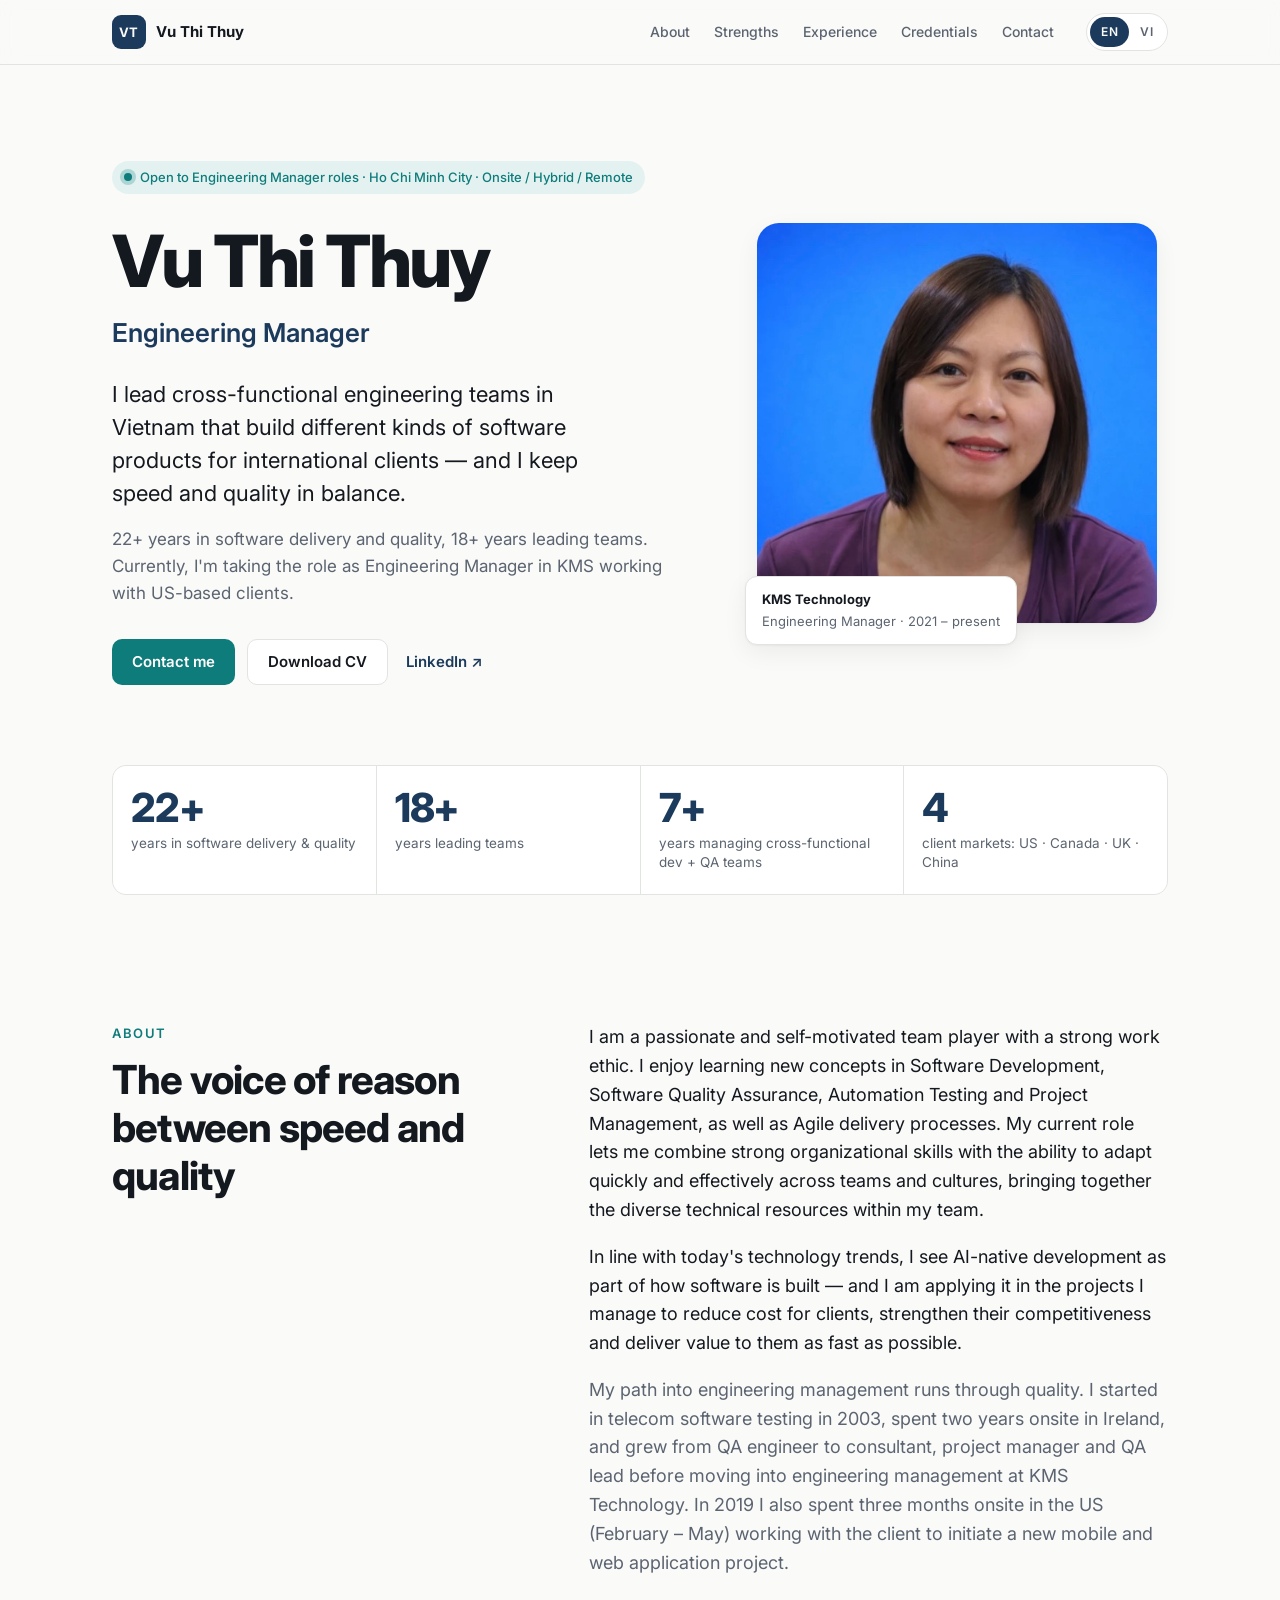
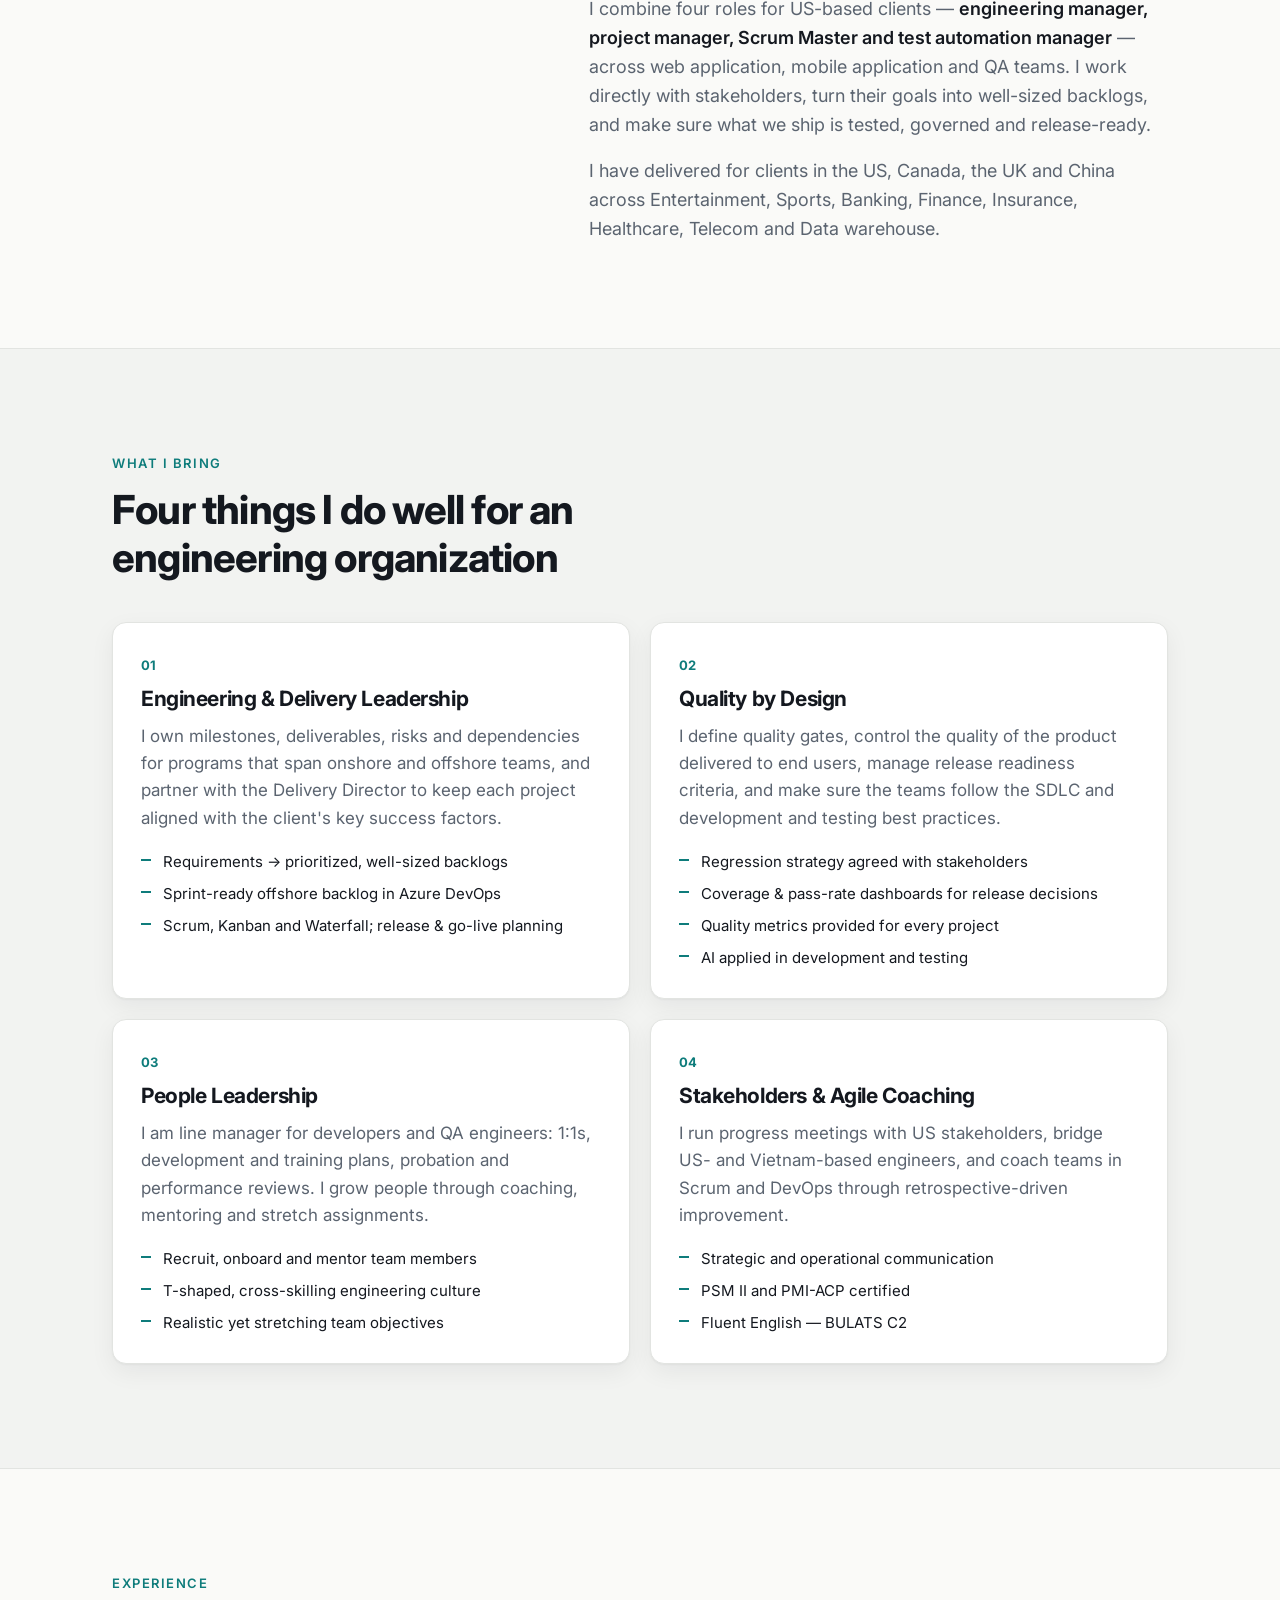
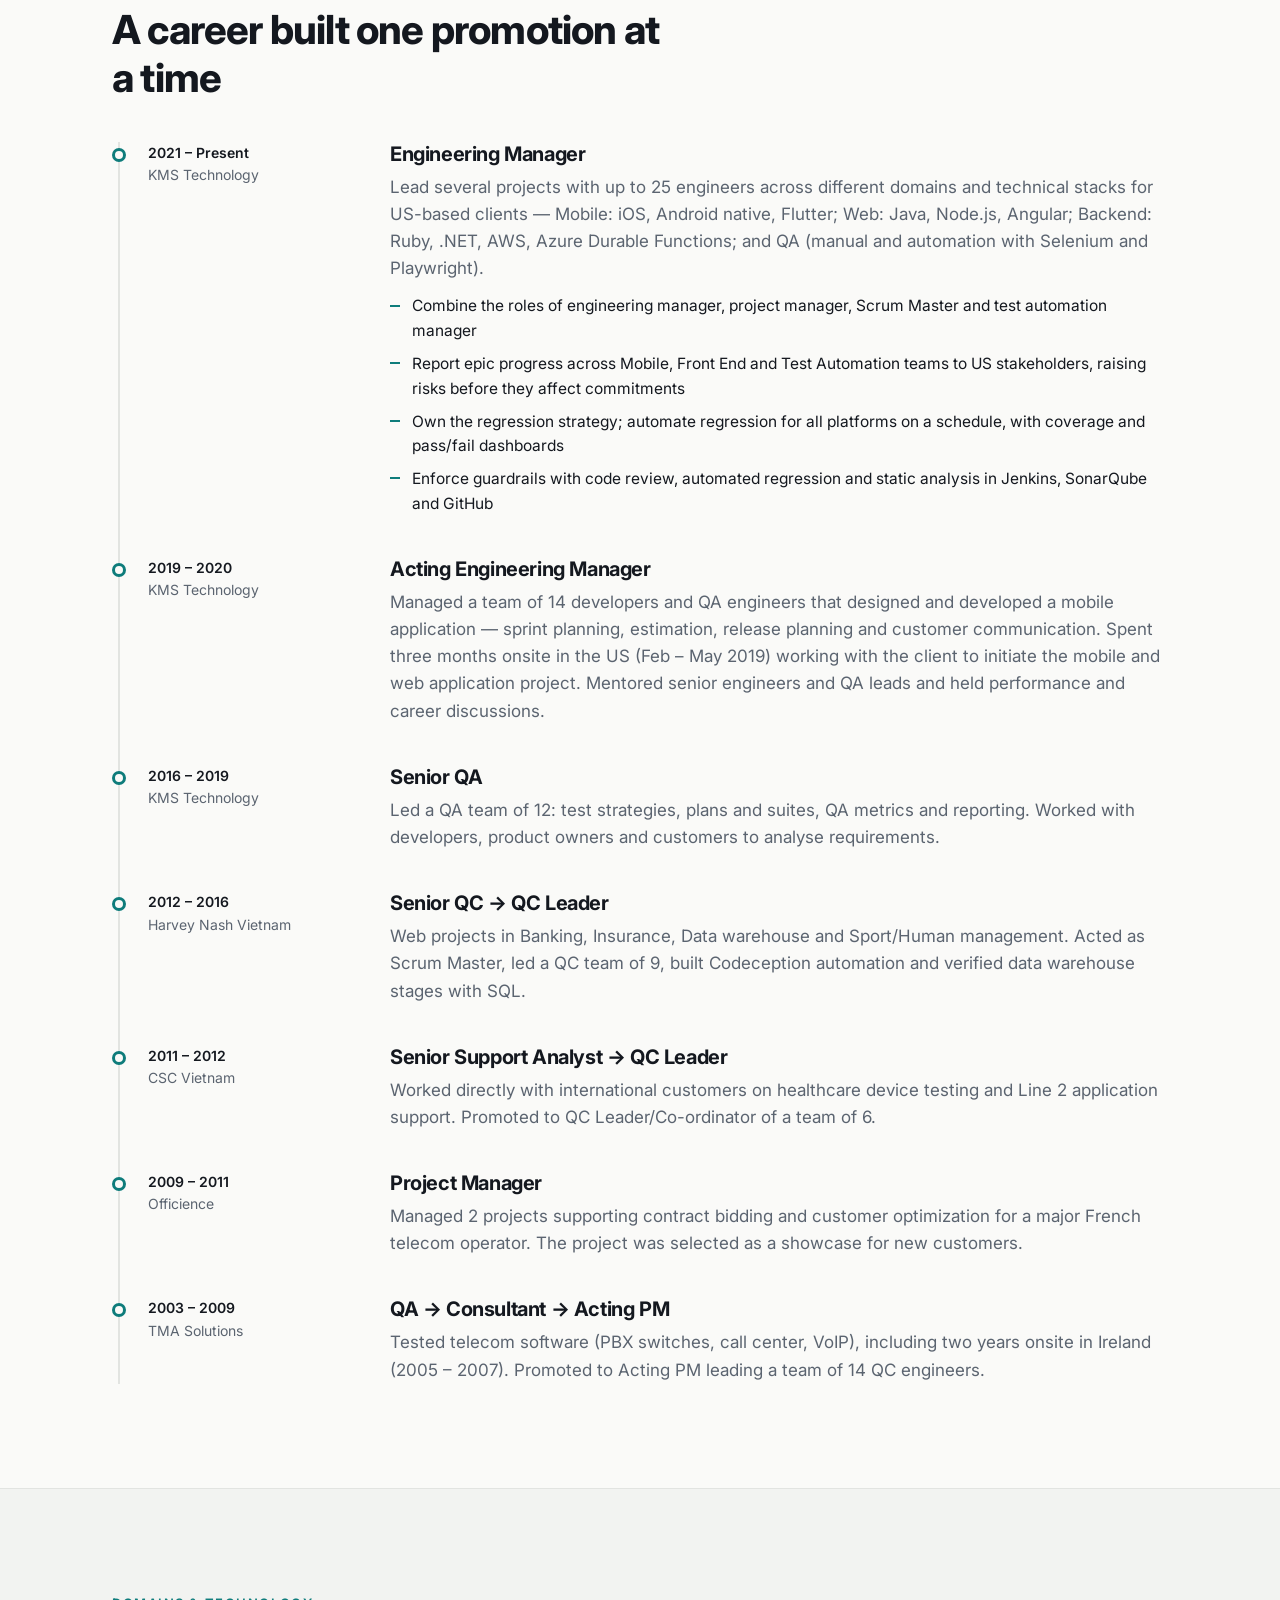
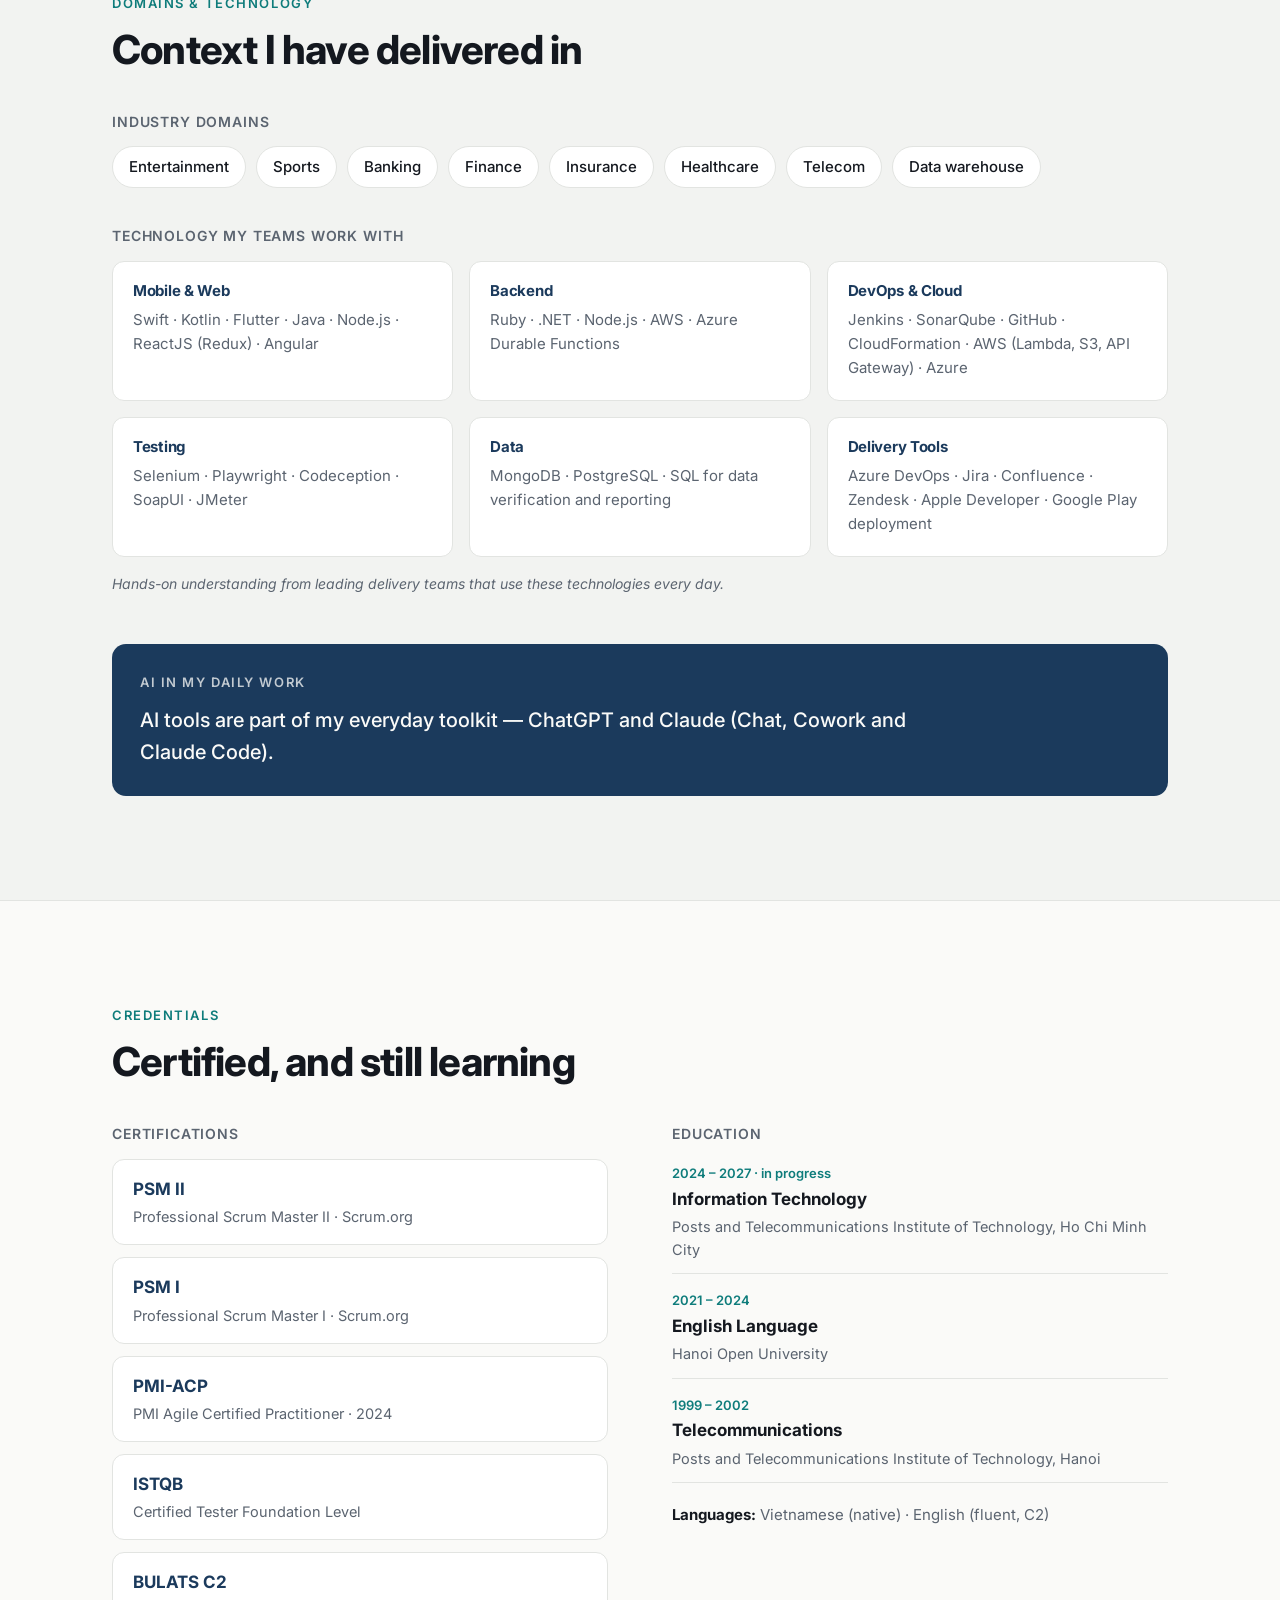
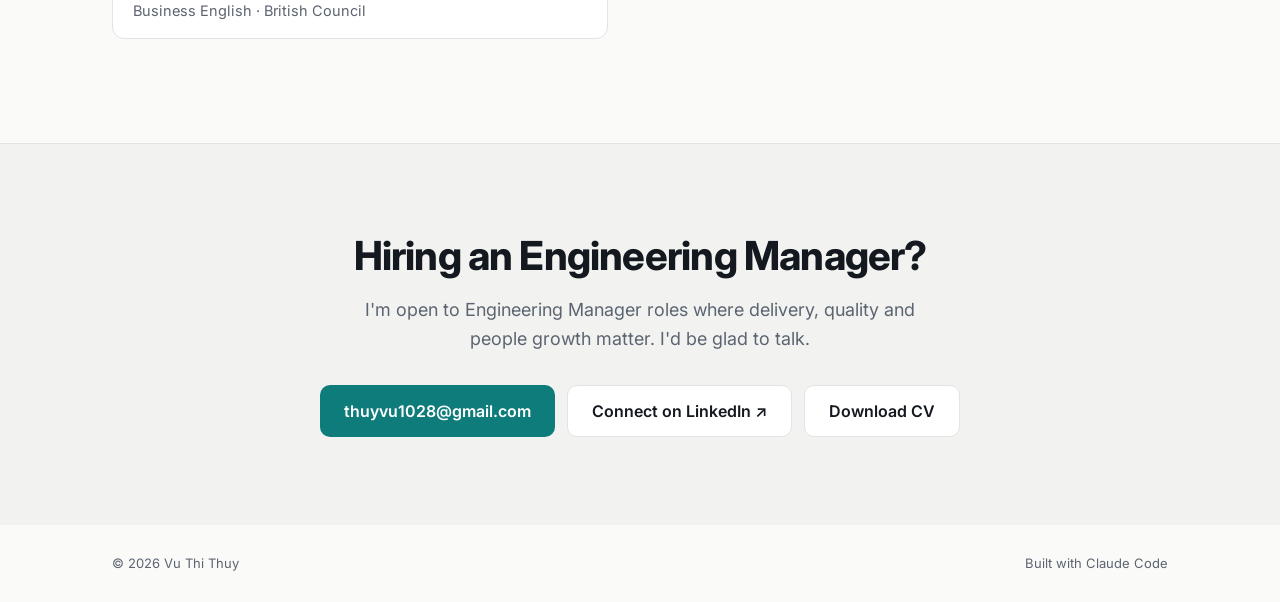
<file: index.html>
<!doctype html>
<html lang="en">
<head>
  <meta charset="utf-8">
  <meta name="viewport" content="width=device-width, initial-scale=1">
  <title>Vu Thi Thuy — Engineering Manager</title>
  <meta name="description" content="Engineering Manager with 22+ years in software delivery and quality and 18+ years leading teams. Leads cross-functional mobile, web and QA teams in Vietnam for international clients.">
  <meta name="author" content="Vu Thi Thuy">

  <link rel="canonical" href="https://thuyvu-kms.github.io/">
  <meta property="og:type" content="profile">
  <meta property="og:url" content="https://thuyvu-kms.github.io/">
  <meta property="og:title" content="Vu Thi Thuy — Engineering Manager">
  <meta property="og:description" content="22+ years in software delivery and quality · 18+ years leading teams · Engineering Manager at KMS Technology working with US-based clients.">
  <meta property="og:image" content="https://thuyvu-kms.github.io/assets/og-image.png">
  <meta property="og:image:width" content="1200">
  <meta property="og:image:height" content="630">
  <meta name="twitter:card" content="summary_large_image">

  <link rel="icon" href="data:image/svg+xml,%3Csvg xmlns='http://www.w3.org/2000/svg' viewBox='0 0 64 64'%3E%3Crect width='64' height='64' rx='14' fill='%231B3A5C'/%3E%3Ctext x='32' y='42' font-family='Arial,sans-serif' font-size='28' font-weight='700' fill='%23fff' text-anchor='middle'%3EVT%3C/text%3E%3C/svg%3E">

  <link rel="preconnect" href="https://fonts.googleapis.com">
  <link rel="preconnect" href="https://fonts.gstatic.com" crossorigin>
  <link href="https://fonts.googleapis.com/css2?family=Inter:wght@400;500;600;700;800&display=swap" rel="stylesheet">
  <link rel="stylesheet" href="styles.css">

  <script type="application/ld+json">
  {
    "@context": "https://schema.org",
    "@type": "Person",
    "name": "Vu Thi Thuy",
    "jobTitle": "Engineering Manager",
    "image": "https://thuyvu-kms.github.io/assets/photo.jpg",
    "url": "https://thuyvu-kms.github.io/",
    "email": "mailto:thuyvu1028@gmail.com",
    "sameAs": ["https://www.linkedin.com/in/thuy-vu-188263ba"],
    "address": { "@type": "PostalAddress", "addressLocality": "Ho Chi Minh City", "addressCountry": "VN" },
    "worksFor": { "@type": "Organization", "name": "KMS Technology" },
    "knowsLanguage": ["vi", "en"],
    "knowsAbout": ["Engineering management", "Agile delivery", "Scrum", "Software quality assurance", "Test automation", "Mobile application development", "Web application development", "People leadership"],
    "alumniOf": [
      { "@type": "CollegeOrUniversity", "name": "Posts and Telecommunications Institute of Technology" },
      { "@type": "CollegeOrUniversity", "name": "Hanoi Open University" }
    ]
  }
  </script>
  <script>document.documentElement.classList.add('js');</script>
</head>
<body>
  <a class="skip" href="#main" data-i18n="skip">Skip to content</a>

  <header class="topbar">
    <div class="wrap topbar-inner">
      <a class="brand" href="#top" aria-label="Vu Thi Thuy — home">
        <span class="brand-mark">VT</span>
        <span class="brand-name">Vu Thi Thuy</span>
      </a>
      <nav class="nav" aria-label="Sections">
        <a href="#about" data-i18n="nav.about">About</a>
        <a href="#strengths" data-i18n="nav.strengths">Strengths</a>
        <a href="#experience" data-i18n="nav.experience">Experience</a>
        <a href="#credentials" data-i18n="nav.credentials">Credentials</a>
        <a href="#contact" data-i18n="nav.contact">Contact</a>
      </nav>
      <div class="lang" role="group" aria-label="Language">
        <button type="button" data-lang="en" aria-pressed="true">EN</button>
        <button type="button" data-lang="vi" aria-pressed="false">VI</button>
      </div>
    </div>
  </header>

  <main id="main">
    <!-- HERO -->
    <section class="hero" id="top">
      <div class="wrap hero-grid">
        <div class="hero-text">
          <p class="status"><span class="dot" aria-hidden="true"></span><span data-i18n="hero.status">Open to Engineering Manager roles · Ho Chi Minh City · Onsite / Hybrid / Remote</span></p>
          <h1>Vu Thi Thuy</h1>
          <p class="role" data-i18n="hero.role">Engineering Manager</p>
          <p class="lead" data-i18n="hero.lead">I lead cross-functional engineering teams in Vietnam that build different kinds of software products for international clients — and I keep speed and quality in balance.</p>
          <p class="sub" data-i18n="hero.sub">22+ years in software delivery and quality, 18+ years leading teams. Currently, I'm taking the role as Engineering Manager in KMS working with US-based clients.</p>
          <div class="cta-row">
            <a class="btn btn-primary" href="mailto:thuyvu1028@gmail.com?subject=Engineering%20Manager%20opportunity" data-i18n="cta.contact">Contact me</a>
            <a class="btn btn-ghost" href="assets/Vu_Thi_Thuy_CV.pdf" download data-i18n="cta.cv">Download CV</a>
            <a class="btn btn-link" href="https://www.linkedin.com/in/thuy-vu-188263ba" target="_blank" rel="noopener">LinkedIn ↗</a>
          </div>
        </div>
        <div class="hero-portrait">
          <img src="assets/photo.jpg" alt="Portrait of Vu Thi Thuy" width="488" height="488">
          <div class="portrait-card">
            <strong>KMS Technology</strong>
            <span data-i18n="hero.card">Engineering Manager · 2021 – present</span>
          </div>
        </div>
      </div>
    </section>

    <!-- STATS -->
    <section class="stats" aria-label="Career at a glance">
      <div class="wrap">
        <ul class="stat-grid">
          <li><span class="num">22+</span><span class="label" data-i18n="stat.years">years in software delivery &amp; quality</span></li>
          <li><span class="num">18+</span><span class="label" data-i18n="stat.leading">years leading teams</span></li>
          <li><span class="num">7+</span><span class="label" data-i18n="stat.crossfn">years managing cross-functional dev + QA teams</span></li>
          <li><span class="num">4</span><span class="label" data-i18n="stat.markets">client markets: US · Canada · UK · China</span></li>
        </ul>
      </div>
    </section>

    <!-- ABOUT -->
    <section class="section" id="about">
      <div class="wrap two-col">
        <div>
          <p class="eyebrow" data-i18n="about.eyebrow">About</p>
          <h2 data-i18n="about.title">The voice of reason between speed and quality</h2>
        </div>
        <div class="prose">
          <p class="intro" data-i18n="about.intro">I am a passionate and self-motivated team player with a strong work ethic. I enjoy learning new concepts in Software Development, Software Quality Assurance, Automation Testing and Project Management, as well as Agile delivery processes. My current role lets me combine strong organizational skills with the ability to adapt quickly and effectively across teams and cultures, bringing together the diverse technical resources within my team.</p>
          <p class="intro" data-i18n="about.ai">In line with today's technology trends, I see AI-native development as part of how software is built — and I am applying it in the projects I manage to reduce cost for clients, strengthen their competitiveness and deliver value to them as fast as possible.</p>
          <p data-i18n="about.p1">My path into engineering management runs through quality. I started in telecom software testing in 2003, spent two years onsite in Ireland, and grew from QA engineer to consultant, project manager and QA lead before moving into engineering management at KMS Technology. In 2019 I also spent three months onsite in the US (February – May) working with the client to initiate a new mobile and web application project.</p>
          <p data-i18n="about.p2">I combine four roles for US-based clients — <strong>engineering manager, project manager, Scrum Master and test automation manager</strong> — across web application, mobile application and QA teams. I work directly with stakeholders, turn their goals into well-sized backlogs, and make sure what we ship is tested, governed and release-ready.</p>
          <p data-i18n="about.p3">I have delivered for clients in the US, Canada, the UK and China across Entertainment, Sports, Banking, Finance, Insurance, Healthcare, Telecom and Data warehouse.</p>
        </div>
      </div>
    </section>

    <!-- STRENGTHS -->
    <section class="section alt" id="strengths">
      <div class="wrap">
        <p class="eyebrow" data-i18n="str.eyebrow">What I bring</p>
        <h2 data-i18n="str.title">Four things I do well for an engineering organization</h2>
        <div class="pillars">
          <article class="pillar reveal">
            <span class="pillar-num">01</span>
            <h3 data-i18n="str.1.title">Engineering &amp; Delivery Leadership</h3>
            <p data-i18n="str.1.body">I own milestones, deliverables, risks and dependencies for programs that span onshore and offshore teams, and partner with the Delivery Director to keep each project aligned with the client's key success factors.</p>
            <ul>
              <li data-i18n="str.1.a">Requirements → prioritized, well-sized backlogs</li>
              <li data-i18n="str.1.b">Sprint-ready offshore backlog in Azure DevOps</li>
              <li data-i18n="str.1.c">Scrum, Kanban and Waterfall; release &amp; go-live planning</li>
            </ul>
          </article>
          <article class="pillar reveal">
            <span class="pillar-num">02</span>
            <h3 data-i18n="str.2.title">Quality by Design</h3>
            <p data-i18n="str.2.body">I define quality gates, control the quality of the product delivered to end users, manage release readiness criteria, and make sure the teams follow the SDLC and development and testing best practices.</p>
            <ul>
              <li data-i18n="str.2.a">Regression strategy agreed with stakeholders</li>
              <li data-i18n="str.2.b">Coverage &amp; pass-rate dashboards for release decisions</li>
              <li data-i18n="str.2.c">Quality metrics provided for every project</li>
              <li data-i18n="str.2.d">AI applied in development and testing</li>
            </ul>
          </article>
          <article class="pillar reveal">
            <span class="pillar-num">03</span>
            <h3 data-i18n="str.3.title">People Leadership</h3>
            <p data-i18n="str.3.body">I am line manager for developers and QA engineers: 1:1s, development and training plans, probation and performance reviews. I grow people through coaching, mentoring and stretch assignments.</p>
            <ul>
              <li data-i18n="str.3.a">Recruit, onboard and mentor team members</li>
              <li data-i18n="str.3.b">T-shaped, cross-skilling engineering culture</li>
              <li data-i18n="str.3.c">Realistic yet stretching team objectives</li>
            </ul>
          </article>
          <article class="pillar reveal">
            <span class="pillar-num">04</span>
            <h3 data-i18n="str.4.title">Stakeholders &amp; Agile Coaching</h3>
            <p data-i18n="str.4.body">I run progress meetings with US stakeholders, bridge US- and Vietnam-based engineers, and coach teams in Scrum and DevOps through retrospective-driven improvement.</p>
            <ul>
              <li data-i18n="str.4.a">Strategic and operational communication</li>
              <li data-i18n="str.4.b">PSM II and PMI-ACP certified</li>
              <li data-i18n="str.4.c">Fluent English — BULATS C2</li>
            </ul>
          </article>
        </div>
      </div>
    </section>

    <!-- EXPERIENCE -->
    <section class="section" id="experience">
      <div class="wrap">
        <p class="eyebrow" data-i18n="exp.eyebrow">Experience</p>
        <h2 data-i18n="exp.title">A career built one promotion at a time</h2>


        <ol class="timeline">
          <li class="job reveal">
            <div class="job-meta"><span class="job-date" data-i18n="exp.1.date">2021 – Present</span><span class="job-co">KMS Technology</span></div>
            <div class="job-body">
              <h3 data-i18n="exp.1.title">Engineering Manager</h3>
              <p data-i18n="exp.1.body">Lead several projects with up to 25 engineers across different domains and technical stacks for US-based clients — Mobile: iOS, Android native, Flutter; Web: Java, Node.js, Angular; Backend: Ruby, .NET, AWS, Azure Durable Functions; and QA (manual and automation with Selenium and Playwright).</p>
              <ul>
                <li data-i18n="exp.1.a">Combine the roles of engineering manager, project manager, Scrum Master and test automation manager</li>
                <li data-i18n="exp.1.b">Report epic progress across Mobile, Front End and Test Automation teams to US stakeholders, raising risks before they affect commitments</li>
                <li data-i18n="exp.1.c">Own the regression strategy; automate regression for all platforms on a schedule, with coverage and pass/fail dashboards</li>
                <li data-i18n="exp.1.d">Enforce guardrails with code review, automated regression and static analysis in Jenkins, SonarQube and GitHub</li>
              </ul>
            </div>
          </li>
          <li class="job reveal">
            <div class="job-meta"><span class="job-date">2019 – 2020</span><span class="job-co">KMS Technology</span></div>
            <div class="job-body">
              <h3 data-i18n="exp.2.title">Acting Engineering Manager</h3>
              <p data-i18n="exp.2.body">Managed a team of 14 developers and QA engineers that designed and developed a mobile application — sprint planning, estimation, release planning and customer communication. Spent three months onsite in the US (Feb – May 2019) working with the client to initiate the mobile and web application project. Mentored senior engineers and QA leads and held performance and career discussions.</p>
            </div>
          </li>
          <li class="job reveal">
            <div class="job-meta"><span class="job-date">2016 – 2019</span><span class="job-co">KMS Technology</span></div>
            <div class="job-body">
              <h3 data-i18n="exp.3.title">Senior QA</h3>
              <p data-i18n="exp.3.body">Led a QA team of 12: test strategies, plans and suites, QA metrics and reporting. Worked with developers, product owners and customers to analyse requirements.</p>
            </div>
          </li>
          <li class="job reveal">
            <div class="job-meta"><span class="job-date">2012 – 2016</span><span class="job-co">Harvey Nash Vietnam</span></div>
            <div class="job-body">
              <h3 data-i18n="exp.4.title">Senior QC → QC Leader</h3>
              <p data-i18n="exp.4.body">Web projects in Banking, Insurance, Data warehouse and Sport/Human management. Acted as Scrum Master, led a QC team of 9, built Codeception automation and verified data warehouse stages with SQL.</p>
            </div>
          </li>
          <li class="job reveal">
            <div class="job-meta"><span class="job-date">2011 – 2012</span><span class="job-co">CSC Vietnam</span></div>
            <div class="job-body">
              <h3 data-i18n="exp.5.title">Senior Support Analyst → QC Leader</h3>
              <p data-i18n="exp.5.body">Worked directly with international customers on healthcare device testing and Line 2 application support. Promoted to QC Leader/Co-ordinator of a team of 6.</p>
            </div>
          </li>
          <li class="job reveal">
            <div class="job-meta"><span class="job-date">2009 – 2011</span><span class="job-co">Officience</span></div>
            <div class="job-body">
              <h3 data-i18n="exp.6.title">Project Manager</h3>
              <p data-i18n="exp.6.body">Managed 2 projects supporting contract bidding and customer optimization for a major French telecom operator. The project was selected as a showcase for new customers.</p>
            </div>
          </li>
          <li class="job reveal">
            <div class="job-meta"><span class="job-date">2003 – 2009</span><span class="job-co">TMA Solutions</span></div>
            <div class="job-body">
              <h3 data-i18n="exp.7.title">QA → Consultant → Acting PM</h3>
              <p data-i18n="exp.7.body">Tested telecom software (PBX switches, call center, VoIP), including two years onsite in Ireland (2005 – 2007). Promoted to Acting PM leading a team of 14 QC engineers.</p>
            </div>
          </li>
        </ol>
      </div>
    </section>

    <!-- SKILLS -->
    <section class="section alt" id="skills">
      <div class="wrap">
        <p class="eyebrow" data-i18n="skills.eyebrow">Domains &amp; technology</p>
        <h2 data-i18n="skills.title">Context I have delivered in</h2>

        <h3 class="sub-h" data-i18n="skills.domains">Industry domains</h3>
        <ul class="chips">
          <li data-i18n="dom.ent">Entertainment</li>
          <li data-i18n="dom.sports">Sports</li>
          <li data-i18n="dom.bank">Banking</li>
          <li data-i18n="dom.fin">Finance</li>
          <li data-i18n="dom.ins">Insurance</li>
          <li data-i18n="dom.health">Healthcare</li>
          <li data-i18n="dom.tel">Telecom</li>
          <li data-i18n="dom.dw">Data warehouse</li>
        </ul>

        <h3 class="sub-h" data-i18n="skills.tech">Technology my teams work with</h3>
        <div class="tech-grid">
          <div class="tech">
            <h4 data-i18n="tech.apps">Mobile &amp; Web</h4>
            <p>Swift · Kotlin · Flutter · Java · Node.js · ReactJS (Redux) · Angular</p>
          </div>
          <div class="tech">
            <h4 data-i18n="tech.backend">Backend</h4>
            <p>Ruby · .NET · Node.js · AWS · Azure Durable Functions</p>
          </div>
          <div class="tech">
            <h4 data-i18n="tech.cloud">DevOps &amp; Cloud</h4>
            <p>Jenkins · SonarQube · GitHub · CloudFormation · AWS (Lambda, S3, API Gateway) · Azure</p>
          </div>
          <div class="tech">
            <h4 data-i18n="tech.test">Testing</h4>
            <p>Selenium · Playwright · Codeception · SoapUI · JMeter</p>
          </div>
          <div class="tech">
            <h4 data-i18n="tech.data">Data</h4>
            <p data-i18n="tech.data.list">MongoDB · PostgreSQL · SQL for data verification and reporting</p>
          </div>
          <div class="tech">
            <h4 data-i18n="tech.tools">Delivery Tools</h4>
            <p>Azure DevOps · Jira · Confluence · Zendesk · Apple Developer · Google Play deployment</p>
          </div>
        </div>
        <p class="note" data-i18n="tech.note">Hands-on understanding from leading delivery teams that use these technologies every day.</p>

        <div class="ai reveal">
          <div>
            <p class="eyebrow" data-i18n="ai.eyebrow">AI in my daily work</p>
            <p class="ai-text" data-i18n="ai.text">AI tools are part of my everyday toolkit — ChatGPT and Claude (Chat, Cowork and Claude Code).</p>
          </div>
        </div>
      </div>
    </section>

    <!-- CREDENTIALS -->
    <section class="section" id="credentials">
      <div class="wrap">
        <p class="eyebrow" data-i18n="cred.eyebrow">Credentials</p>
        <h2 data-i18n="cred.title">Certified, and still learning</h2>
        <div class="cred-grid">
          <div>
            <h3 class="sub-h" data-i18n="cred.certs">Certifications</h3>
            <ul class="cert-list">
              <li><strong>PSM II</strong><span>Professional Scrum Master II · Scrum.org</span></li>
              <li><strong>PSM I</strong><span>Professional Scrum Master I · Scrum.org</span></li>
              <li><strong>PMI-ACP</strong><span data-i18n="cred.acp">PMI Agile Certified Practitioner · 2024</span></li>
              <li><strong>ISTQB</strong><span>Certified Tester Foundation Level</span></li>
              <li><strong>BULATS C2</strong><span data-i18n="cred.bulats">Business English · British Council</span></li>
            </ul>
          </div>
          <div>
            <h3 class="sub-h" data-i18n="cred.edu">Education</h3>
            <ul class="edu-list">
              <li>
                <span class="edu-year" data-i18n="cred.e1.year">2024 – 2027 · in progress</span>
                <strong data-i18n="cred.e1.major">Information Technology</strong>
                <span data-i18n="cred.e1.school">Posts and Telecommunications Institute of Technology, Ho Chi Minh City</span>
              </li>
              <li>
                <span class="edu-year">2021 – 2024</span>
                <strong data-i18n="cred.e2.major">English Language</strong>
                <span data-i18n="cred.e2.school">Hanoi Open University</span>
              </li>
              <li>
                <span class="edu-year">1999 – 2002</span>
                <strong data-i18n="cred.e3.major">Telecommunications</strong>
                <span data-i18n="cred.e3.school">Posts and Telecommunications Institute of Technology, Hanoi</span>
              </li>
            </ul>
            <p class="langs"><strong data-i18n="cred.langs">Languages:</strong> <span data-i18n="cred.langs.list">Vietnamese (native) · English (fluent, C2)</span></p>
          </div>
        </div>
      </div>
    </section>

    <!-- CONTACT -->
    <section class="contact" id="contact">
      <div class="wrap contact-inner">
        <h2 data-i18n="contact.title">Hiring an Engineering Manager?</h2>
        <p data-i18n="contact.body">I'm open to Engineering Manager roles where delivery, quality and people growth matter. I'd be glad to talk.</p>
        <div class="cta-row center">
          <a class="btn btn-primary btn-lg" href="mailto:thuyvu1028@gmail.com?subject=Engineering%20Manager%20opportunity">thuyvu1028@gmail.com</a>
          <a class="btn btn-ghost btn-lg" href="https://www.linkedin.com/in/thuy-vu-188263ba" target="_blank" rel="noopener" data-i18n="contact.linkedin">Connect on LinkedIn ↗</a>
          <a class="btn btn-ghost btn-lg" href="assets/Vu_Thi_Thuy_CV.pdf" download data-i18n="cta.cv">Download CV</a>
        </div>
      </div>
    </section>
  </main>

  <footer class="footer">
    <div class="wrap footer-inner">
      <span>© 2026 Vu Thi Thuy</span>
      <span data-i18n="footer.built">Built with Claude Code</span>
    </div>
  </footer>

  <script src="i18n.js"></script>
</body>
</html>
</file>
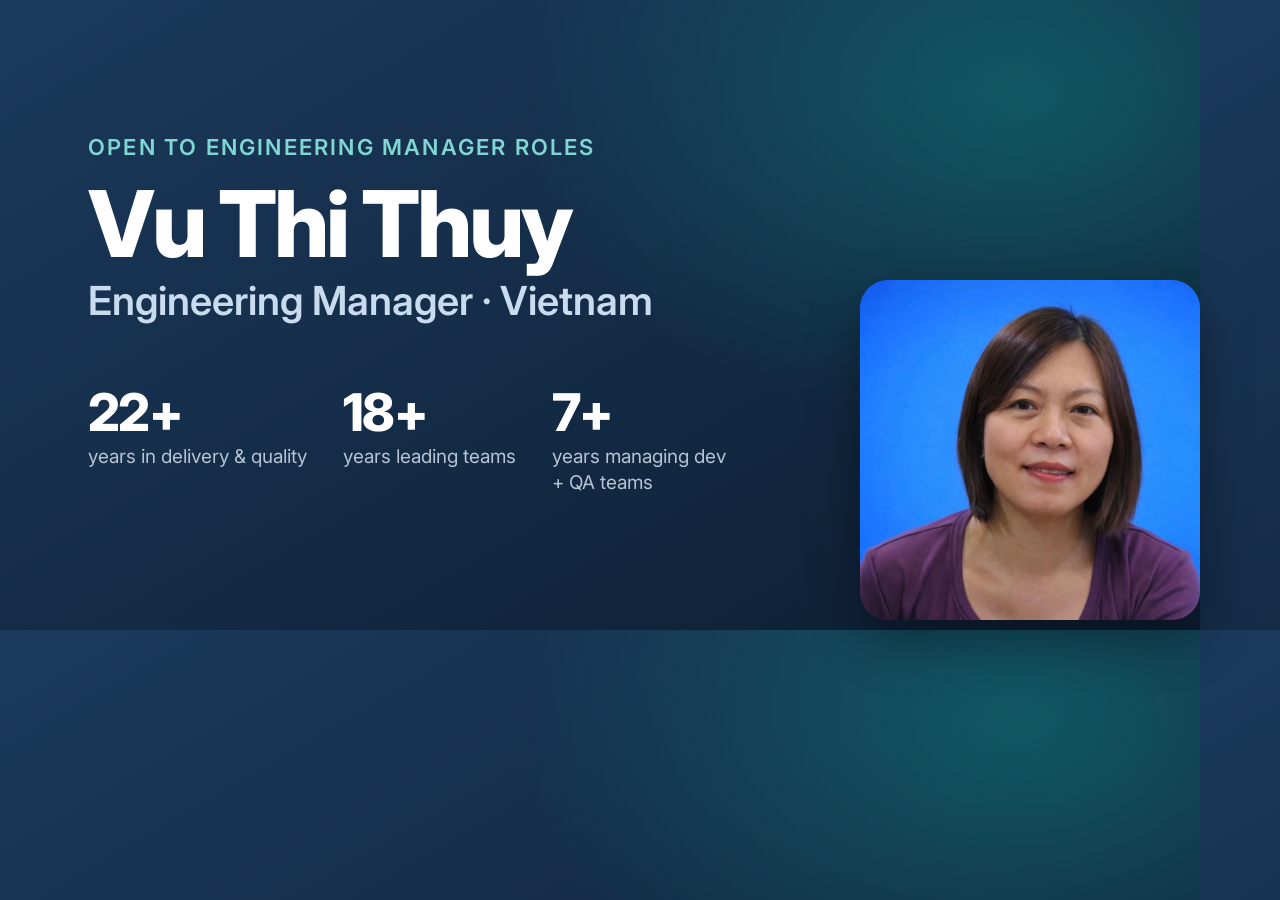
<file: tools/og-image.html>
<!doctype html>
<html lang="en">
<head>
<meta charset="utf-8">
<title>OG image source</title>
<!-- Rendered to ../assets/og-image.png (1200x630) with headless Chrome; see README. -->
<link href="https://fonts.googleapis.com/css2?family=Inter:wght@500;600;800&display=swap" rel="stylesheet">
<style>
  html, body { margin: 0; width: 1200px; height: 630px; overflow: hidden; }
  body {
    font-family: "Inter", system-ui, sans-serif; color: #fff;
    background:
      radial-gradient(70% 90% at 85% 15%, rgba(14, 124, 123, .55), transparent 60%),
      linear-gradient(150deg, #1b3a5c, #0d1d31);
    display: flex; flex-direction: column; justify-content: center; padding: 0 88px; box-sizing: border-box;
  }
  .photo { position: absolute; right: 80px; top: 50%; transform: translateY(-50%); width: 340px; height: 340px; border-radius: 28px; object-fit: cover; box-shadow: 0 20px 50px rgba(0,0,0,.35); }
  .tag { display: inline-block; font-size: 22px; font-weight: 600; color: #7fd6d3; letter-spacing: .1em; text-transform: uppercase; }
  h1 { font-size: 92px; font-weight: 800; letter-spacing: -0.035em; margin: 18px 0 6px; line-height: 1; }
  .role { font-size: 40px; font-weight: 600; color: #c9dbee; }
  .stats { display: flex; gap: 36px; margin-top: 56px; }
  .stat b { display: block; font-size: 52px; font-weight: 800; letter-spacing: -0.03em; }
  .stat span { font-size: 19px; color: #b6c4d3; display: block; line-height: 1.35; }
  .stat:last-child { max-width: 180px; }
</style>
</head>
<body>
  <img class="photo" src="../assets/photo.jpg" alt="">
  <span class="tag">Open to Engineering Manager roles</span>
  <h1>Vu Thi Thuy</h1>
  <div class="role">Engineering Manager · Vietnam</div>
  <div class="stats">
    <div class="stat"><b>22+</b><span>years in delivery &amp; quality</span></div>
    <div class="stat"><b>18+</b><span>years leading teams</span></div>
    <div class="stat"><b>7+</b><span>years managing dev + QA teams</span></div>
  </div>
</body>
</html>
</file>
<file: styles.css>
/* ---------- Design tokens ---------- */
:root {
  --bg: #fafaf8;
  --surface: #ffffff;
  --surface-alt: #f2f3f1;
  --text: #14181f;
  --muted: #5b6470;
  --line: #e2e4e1;
  --navy: #1b3a5c;
  --accent: #0e7c7b;
  --accent-soft: #e3f2f1;
  --on-accent: #ffffff;
  --shadow: 0 1px 2px rgba(20, 24, 31, .04), 0 8px 24px rgba(20, 24, 31, .06);
  --radius: 14px;
  --font: "Inter", system-ui, -apple-system, "Segoe UI", Roboto, sans-serif;
  color-scheme: light;
}

@media (prefers-color-scheme: dark) {
  :root:not([data-theme="light"]) {
    --bg: #0e1116;
    --surface: #161a21;
    --surface-alt: #12161c;
    --text: #e8eaed;
    --muted: #9aa3ae;
    --line: #262c35;
    --navy: #8fb4dc;
    --accent: #4fb8b5;
    --accent-soft: #15302f;
    --on-accent: #0b1414;
    --shadow: 0 1px 2px rgba(0, 0, 0, .3), 0 8px 24px rgba(0, 0, 0, .25);
    color-scheme: dark;
  }
}
:root[data-theme="dark"] {
  --bg: #0e1116;
  --surface: #161a21;
  --surface-alt: #12161c;
  --text: #e8eaed;
  --muted: #9aa3ae;
  --line: #262c35;
  --navy: #8fb4dc;
  --accent: #4fb8b5;
  --accent-soft: #15302f;
  --on-accent: #0b1414;
  --shadow: 0 1px 2px rgba(0, 0, 0, .3), 0 8px 24px rgba(0, 0, 0, .25);
  color-scheme: dark;
}

/* ---------- Base ---------- */
*, *::before, *::after { box-sizing: border-box; }
html { scroll-behavior: smooth; -webkit-text-size-adjust: 100%; }
@media (prefers-reduced-motion: reduce) { html { scroll-behavior: auto; } }
body {
  margin: 0;
  background: var(--bg);
  color: var(--text);
  font-family: var(--font);
  font-size: 17px;
  line-height: 1.6;
  -webkit-font-smoothing: antialiased;
  overflow-x: hidden;
}
h1, h2, h3, h4 { line-height: 1.2; margin: 0; letter-spacing: -0.02em; }
p { margin: 0; }
ul, ol { margin: 0; padding: 0; list-style: none; }
a { color: inherit; }
img { max-width: 100%; display: block; }

.wrap { width: 100%; max-width: 1120px; margin: 0 auto; padding: 0 16px; }
@media (min-width: 720px) { .wrap { padding: 0 32px; } }

.skip {
  position: absolute; left: -999px; top: 8px; z-index: 100;
  background: var(--accent); color: var(--on-accent); padding: 8px 14px; border-radius: 8px;
}
.skip:focus { left: 8px; }
:focus-visible { outline: 2px solid var(--accent); outline-offset: 3px; border-radius: 6px; }

/* ---------- Top bar ---------- */
.topbar {
  position: sticky; top: 0; z-index: 50;
  background: color-mix(in srgb, var(--bg) 85%, transparent);
  backdrop-filter: saturate(1.4) blur(10px);
  -webkit-backdrop-filter: saturate(1.4) blur(10px);
  border-bottom: 1px solid var(--line);
}
.topbar-inner { display: flex; align-items: center; gap: 24px; height: 64px; }
.brand { display: flex; align-items: center; gap: 10px; text-decoration: none; font-weight: 700; }
.brand-mark {
  display: grid; place-items: center; width: 34px; height: 34px; border-radius: 9px;
  background: var(--navy); color: var(--bg); font-size: 13px; letter-spacing: .02em;
}
.brand-name { font-size: 15px; }
.nav { display: none; gap: 24px; margin-left: auto; font-size: 14px; font-weight: 500; }
.nav a { text-decoration: none; color: var(--muted); transition: color .15s; }
.nav a:hover { color: var(--text); }
@media (min-width: 900px) { .nav { display: flex; } }

.lang {
  margin-left: auto; display: inline-flex; padding: 3px; border-radius: 999px;
  border: 1px solid var(--line); background: var(--surface);
}
@media (min-width: 900px) { .lang { margin-left: 8px; } }
.lang button {
  font: inherit; font-size: 12px; font-weight: 600; letter-spacing: .04em;
  border: 0; background: transparent; color: var(--muted);
  padding: 5px 11px; border-radius: 999px; cursor: pointer;
}
.lang button[aria-pressed="true"] { background: var(--navy); color: var(--bg); }

/* ---------- Buttons ---------- */
.cta-row { display: flex; flex-wrap: wrap; gap: 12px; align-items: center; }
.cta-row.center { justify-content: center; }
.btn {
  display: inline-flex; align-items: center; justify-content: center;
  min-height: 46px; padding: 0 20px; border-radius: 10px;
  font-weight: 600; font-size: 15px; text-decoration: none;
  transition: transform .15s, background .15s, border-color .15s;
}
.btn:hover { transform: translateY(-1px); }
.btn-primary { background: var(--accent); color: var(--on-accent); }
.btn-primary:hover { background: color-mix(in srgb, var(--accent) 88%, var(--text)); }
.btn-ghost { border: 1px solid var(--line); background: var(--surface); color: var(--text); }
.btn-ghost:hover { border-color: var(--accent); }
.btn-link { color: var(--navy); padding: 0 6px; }
.btn-lg { min-height: 52px; padding: 0 24px; font-size: 16px; }

/* ---------- Hero ---------- */
.hero { padding: 56px 0 48px; }
@media (min-width: 900px) { .hero { padding: 96px 0 72px; } }
.hero-grid { display: grid; gap: 48px; align-items: center; }
@media (min-width: 900px) { .hero-grid { grid-template-columns: 1.35fr 1fr; gap: 64px; } }
.status {
  display: inline-flex; align-items: center; gap: 8px;
  font-size: 13px; font-weight: 500; color: var(--accent);
  background: var(--accent-soft); padding: 6px 12px; border-radius: 999px; margin-bottom: 24px;
}
.dot { width: 8px; height: 8px; border-radius: 50%; background: var(--accent); flex: none; box-shadow: 0 0 0 4px color-mix(in srgb, var(--accent) 25%, transparent); }
.hero h1 { font-size: clamp(42px, 8vw, 72px); font-weight: 800; letter-spacing: -0.035em; }
.role { font-size: clamp(20px, 3vw, 26px); font-weight: 600; color: var(--navy); margin-top: 8px; }
.lead { font-size: clamp(19px, 2.3vw, 22px); line-height: 1.5; margin-top: 24px; max-width: 36ch; }
.sub { color: var(--muted); margin-top: 16px; max-width: 52ch; }
.hero .cta-row { margin-top: 32px; }

.hero-portrait { position: relative; max-width: 400px; width: 100%; justify-self: center; }
.portrait { aspect-ratio: 4 / 5; width: 100%; border-radius: 22px; }
.hero-portrait img {
  aspect-ratio: 1 / 1; width: 100%; height: auto; border-radius: 22px; object-fit: cover;
  box-shadow: var(--shadow);
}
.portrait {
  display: grid; place-items: center;
  background:
    radial-gradient(120% 80% at 20% 10%, rgba(14, 124, 123, .45), transparent 60%),
    linear-gradient(160deg, #1b3a5c, #10233a);
  color: rgba(255, 255, 255, .92);
  font-size: clamp(72px, 14vw, 120px); font-weight: 800; letter-spacing: -0.04em;
}
.portrait-card {
  position: absolute; left: -12px; bottom: -22px;
  display: flex; flex-direction: column; gap: 2px;
  background: var(--surface); border: 1px solid var(--line); box-shadow: var(--shadow);
  padding: 12px 16px; border-radius: 12px; font-size: 13px;
}
.portrait-card span { color: var(--muted); }
@media (max-width: 480px) { .portrait-card { left: 12px; } }

/* ---------- Stats ---------- */
.stats { padding: 8px 0 24px; }
.stat-grid {
  display: grid; gap: 1px; background: var(--line);
  border: 1px solid var(--line); border-radius: var(--radius); overflow: hidden;
  grid-template-columns: repeat(2, 1fr);
}
@media (min-width: 900px) { .stat-grid { grid-template-columns: repeat(4, 1fr); } }
.stat-grid li { background: var(--surface); padding: 22px 18px; display: flex; flex-direction: column; gap: 6px; }
.num { font-size: clamp(32px, 4vw, 40px); font-weight: 800; color: var(--navy); letter-spacing: -0.03em; line-height: 1; }
.label { font-size: 13.5px; color: var(--muted); line-height: 1.4; }

/* ---------- Sections ---------- */
.section { padding: 72px 0; }
@media (min-width: 900px) { .section { padding: 104px 0; } }
.section.alt { background: var(--surface-alt); border-top: 1px solid var(--line); border-bottom: 1px solid var(--line); }
.eyebrow { font-size: 13px; font-weight: 600; letter-spacing: .12em; text-transform: uppercase; color: var(--accent); margin-bottom: 12px; }
h2 { font-size: clamp(28px, 4vw, 40px); font-weight: 750; max-width: 22ch; }
.sub-h { font-size: 14px; font-weight: 600; letter-spacing: .06em; text-transform: uppercase; color: var(--muted); margin: 40px 0 16px; }

.two-col { display: grid; gap: 32px; }
@media (min-width: 900px) { .two-col { grid-template-columns: 1fr 1.4fr; gap: 64px; } }
.prose p + p { margin-top: 18px; }
.prose p { color: var(--muted); font-size: 18px; }
.prose strong { color: var(--text); font-weight: 600; }
.prose p.intro { color: var(--text); }

/* Pillars */
.pillars { display: grid; gap: 20px; margin-top: 40px; }
@media (min-width: 720px) { .pillars { grid-template-columns: repeat(2, 1fr); } }
.pillar {
  background: var(--surface); border: 1px solid var(--line); border-radius: var(--radius);
  padding: 28px; box-shadow: var(--shadow);
}
.pillar-num { font-size: 13px; font-weight: 700; color: var(--accent); }
.pillar h3 { font-size: 21px; margin: 8px 0 12px; }
.pillar p { color: var(--muted); }
.pillar ul { margin-top: 18px; display: grid; gap: 8px; }
.pillar li { position: relative; padding-left: 22px; font-size: 15px; }
.pillar li::before {
  content: ""; position: absolute; left: 0; top: .6em; width: 10px; height: 2px; background: var(--accent);
}

/* Experience */
.timeline { margin-top: 40px; border-left: 2px solid var(--line); margin-left: 6px; }
.job { position: relative; padding: 0 0 40px 28px; display: grid; gap: 8px; }
.job:last-child { padding-bottom: 0; }
.job::before {
  content: ""; position: absolute; left: -8px; top: 6px; width: 14px; height: 14px; border-radius: 50%;
  background: var(--bg); border: 3px solid var(--accent);
}
@media (min-width: 900px) { .job { grid-template-columns: 210px 1fr; gap: 32px; } }
.job-meta { display: flex; flex-direction: column; font-size: 14px; }
.job-date { font-weight: 600; color: var(--text); }
.job-co { color: var(--muted); }
.job h3 { font-size: 20px; margin-bottom: 8px; }
.job p { color: var(--muted); }
.job ul { margin-top: 12px; display: grid; gap: 8px; }
.job li { position: relative; padding-left: 22px; font-size: 15.5px; }
.job li::before { content: ""; position: absolute; left: 0; top: .65em; width: 10px; height: 2px; background: var(--accent); }

/* Skills */
.chips { display: flex; flex-wrap: wrap; gap: 10px; }
.chips li {
  padding: 8px 16px; border-radius: 999px; font-size: 15px; font-weight: 500;
  background: var(--surface); border: 1px solid var(--line);
}
.tech-grid { display: grid; gap: 16px; }
@media (min-width: 720px) { .tech-grid { grid-template-columns: repeat(2, 1fr); } }
@media (min-width: 1040px) { .tech-grid { grid-template-columns: repeat(3, 1fr); } }
.tech { background: var(--surface); border: 1px solid var(--line); border-radius: 12px; padding: 20px; }
.tech h4 { font-size: 15px; margin-bottom: 8px; color: var(--navy); }
.tech p { font-size: 15px; color: var(--muted); }
.note { font-size: 14px; color: var(--muted); margin-top: 16px; font-style: italic; }

.ai {
  margin-top: 48px; padding: 28px; border-radius: var(--radius);
  background: var(--navy); color: var(--bg);
}
.ai .eyebrow { color: inherit; opacity: .75; }
.ai-text { font-size: clamp(17px, 2vw, 20px); font-weight: 500; max-width: 60ch; }

/* Credentials */
.cred-grid { display: grid; gap: 16px; }
@media (min-width: 900px) { .cred-grid { grid-template-columns: 1fr 1fr; gap: 64px; } }
.cert-list, .edu-list { display: grid; gap: 12px; }
.cert-list li {
  display: flex; flex-direction: column; gap: 2px;
  padding: 16px 20px; background: var(--surface); border: 1px solid var(--line); border-radius: 12px;
}
.cert-list strong { font-size: 17px; color: var(--navy); }
.cert-list span, .edu-list span { font-size: 14.5px; color: var(--muted); }
.edu-list li { display: flex; flex-direction: column; gap: 2px; padding: 4px 0 12px; border-bottom: 1px solid var(--line); }
.edu-list .edu-year { font-size: 13px; font-weight: 600; color: var(--accent); }
.edu-list strong { font-size: 17px; }
.langs { margin-top: 20px; font-size: 15px; color: var(--muted); }
.langs strong { color: var(--text); }

/* Contact */
.contact { padding: 88px 0; background: var(--surface-alt); border-top: 1px solid var(--line); }
.contact-inner { text-align: center; display: flex; flex-direction: column; align-items: center; gap: 16px; }
.contact h2 { max-width: none; }
.contact p { color: var(--muted); font-size: 18px; max-width: 52ch; }
.contact .cta-row { margin-top: 16px; }
@media (max-width: 480px) { .contact .btn { width: 100%; } }

/* Footer */
.footer { padding: 28px 0; font-size: 13px; color: var(--muted); }
.footer-inner { display: flex; flex-wrap: wrap; justify-content: space-between; gap: 8px; }

/* Reveal on scroll (only when JS is running) */
.js .reveal { opacity: 0; transform: translateY(14px); transition: opacity .6s ease, transform .6s ease; }
.js .reveal.in { opacity: 1; transform: none; }
@media (prefers-reduced-motion: reduce) {
  .js .reveal { opacity: 1; transform: none; transition: none; }
  .btn:hover { transform: none; }
}

/* Print: a clean one-column version */
@media print {
  .topbar, .cta-row, .footer, .skip, .hero-portrait { display: none !important; }
  .section, .hero, .contact { padding: 24px 0; }
  .js .reveal { opacity: 1; transform: none; }
}
</file>
